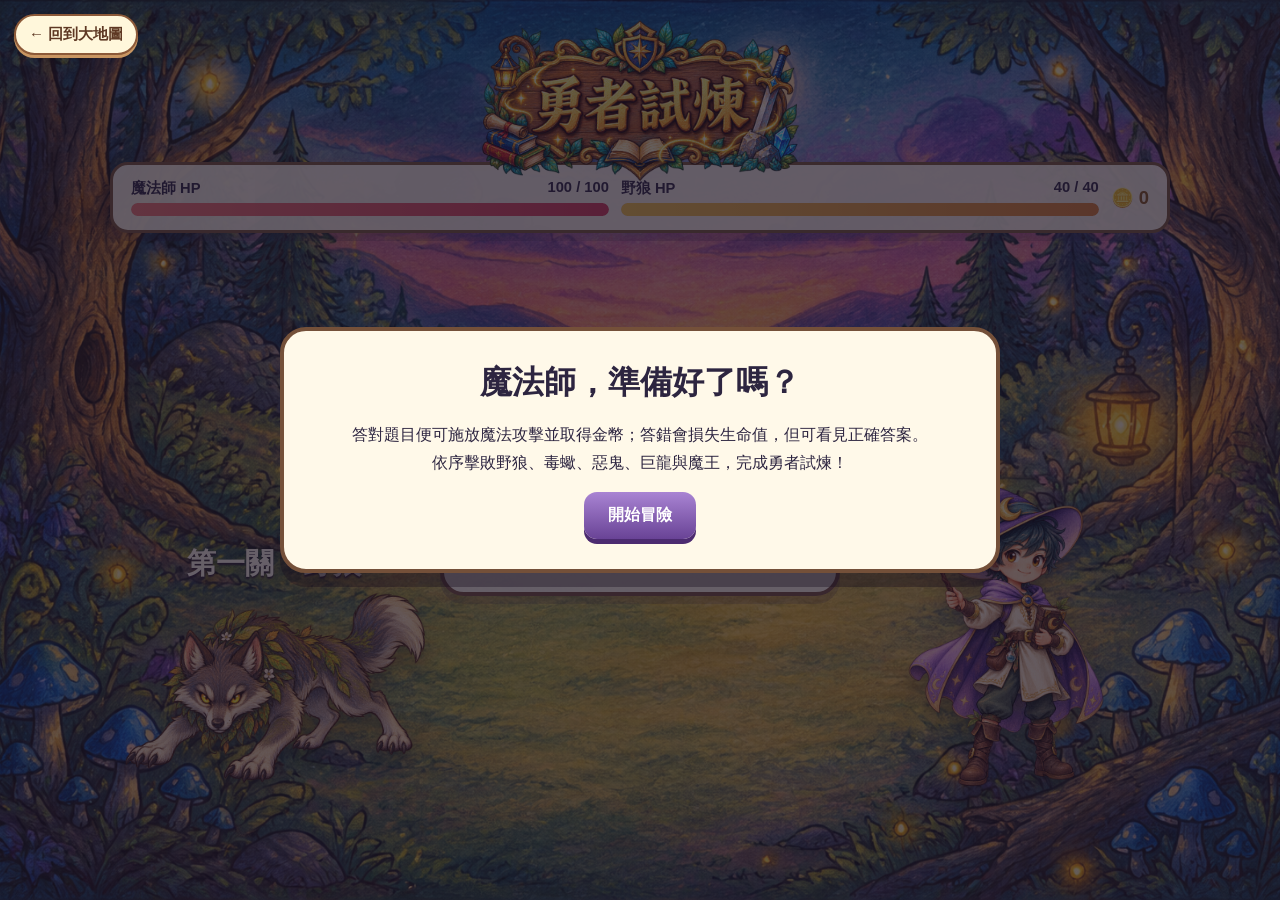
<file: index.html>
<!doctype html>
<html lang="zh-Hant">
<head>
  <meta charset="utf-8" />
  <meta name="viewport" content="width=device-width, initial-scale=1" />
  <title>勇者試煉｜AI 題庫 RPG</title>
  <style>
    :root{--ink:#2d2540;--paper:#fff9e9;--gold:#f3b631;--violet:#7854a9;--mint:#5fba92;--danger:#df5c65;--shadow:0 8px 0 rgba(46,32,64,.2)}
    *{box-sizing:border-box} body{margin:0;min-height:100vh;font-family:"Noto Sans TC","Microsoft JhengHei",sans-serif;color:var(--ink);background:#193d38 url('assets/backgrounds/forest-battle.png') center/cover fixed;overflow-x:hidden}
    button{font:inherit;cursor:pointer;border:0}.game{width:min(1060px,94vw);margin:auto;padding:12px 0 32px}.title{display:block;width:min(620px,88vw);max-height:180px;object-fit:contain;margin:0 auto -30px;position:relative;z-index:3}.hud{position:relative;z-index:2;display:flex;gap:12px;justify-content:space-between;background:rgba(255,249,233,.94);border:3px solid #7b5737;border-radius:18px;padding:14px 18px;box-shadow:var(--shadow)}
    .stat{min-width:0;flex:1;font-weight:800}.stat-line{display:flex;justify-content:space-between;gap:8px;font-size:.92rem}.bar{height:13px;background:#ddd2bd;border-radius:999px;overflow:hidden;margin-top:5px}.fill{height:100%;border-radius:inherit;transition:width .35s}.hp{background:linear-gradient(90deg,#f37770,#d83957)}.enemyhp{background:linear-gradient(90deg,#f6c447,#db7d31)}.coin{display:flex;align-items:center;justify-content:center;color:#86541c;font-size:1.15rem}.coin b{margin-left:5px}
    .stage{display:grid;grid-template-columns:1fr minmax(300px,1.3fr) 1fr;align-items:end;gap:12px;min-height:570px;padding:35px 10px 10px}.sprite{width:100%;max-height:310px;object-fit:contain;filter:drop-shadow(0 12px 7px rgba(20,30,25,.35))}.player{animation:float 2.7s ease-in-out infinite}.enemy{animation:float 2.3s ease-in-out .2s infinite}.enemybox{text-align:center;color:#fff9e9;text-shadow:0 2px 2px #291a2c}.enemybox h2{margin:0;font-size:clamp(1.25rem,3vw,1.8rem)}
    .card{align-self:center;background:rgba(255,250,238,.96);border:4px solid #76513c;border-radius:24px;padding:22px;box-shadow:var(--shadow);text-align:center}.tag{display:inline-block;background:#dcebd9;color:#2d654d;padding:4px 12px;border-radius:99px;font-weight:bold;font-size:.84rem}.question{font-size:clamp(1.04rem,2.3vw,1.28rem);font-weight:800;line-height:1.65;margin:14px 0}.choices{display:grid;gap:9px}.choice{background:#fff;border:2px solid #d5c5ad;border-radius:13px;padding:11px 13px;text-align:left;color:var(--ink);font-weight:700;transition:.18s}.choice:hover,.choice:focus{transform:translateY(-2px);background:#fff3c9;border-color:var(--gold);outline:none}.choice:disabled{cursor:default}.choice.correct{background:#d9f3de;border-color:#4fa66b}.choice.wrong{background:#ffe0dd;border-color:#d85b5d}.feedback{min-height:26px;margin:12px 0 0;font-weight:800;color:#7b4a32}.feedback.good{color:#24734c}.feedback.bad{color:#b83e45}.next{margin-top:12px;background:var(--violet);color:#fff;padding:11px 20px;border-radius:12px;font-weight:bold;box-shadow:0 4px 0 #4b316f}.hidden{display:none!important}
    .modal{position:fixed;inset:0;z-index:10;background:rgba(27,20,41,.67);display:grid;place-items:center;padding:18px}.panel{background:var(--paper);background-size:cover;background-position:center;border:4px solid #745039;border-radius:26px;width:min(720px,96vw);padding:30px;text-align:center;box-shadow:0 14px 0 rgba(20,12,28,.35)}.panel h1{margin:0 0 10px}.panel p{line-height:1.7}.primary{background:linear-gradient(#a984d3,#694396);color:#fff;padding:13px 24px;border-radius:13px;font-weight:800;box-shadow:0 5px 0 #4c2b70}.shop{background-image:linear-gradient(rgba(255,249,233,.82),rgba(255,249,233,.88)),url('assets/backgrounds/shop.png')}.shop-grid{display:grid;grid-template-columns:repeat(3,1fr);gap:12px;margin:16px 0}.item{background:rgba(255,255,255,.9);border:2px solid #a8794e;border-radius:15px;padding:10px}.item img{height:76px;width:100%;object-fit:contain}.item h3{margin:2px 0;font-size:1rem}.buy{background:#efbd40;color:#49331b;padding:8px 10px;border-radius:9px;font-weight:800}.buy:disabled{filter:grayscale(1);opacity:.55;cursor:not-allowed}.small{font-size:.88rem}.summary{font-size:1.1rem;font-weight:800;background:#fff4d6;padding:10px;border-radius:12px}
    @keyframes float{50%{transform:translateY(-10px) rotate(1deg)}} @media(max-width:700px){.game{width:96vw}.title{margin-bottom:-18px}.hud{padding:10px;font-size:.88rem;gap:7px}.stage{grid-template-columns:1fr 1fr;grid-template-areas:'enemy player' 'card card';min-height:auto;padding-top:28px}.enemybox{grid-area:enemy}.playerbox{grid-area:player}.card{grid-area:card}.sprite{max-height:190px}.question{margin:10px 0}.card{padding:16px}.shop-grid{grid-template-columns:1fr}.item{display:grid;grid-template-columns:85px 1fr;align-items:center;text-align:left}.item img{grid-row:span 3}.item h3,.item p{margin:2px 0}.buy{grid-column:2}}
  </style>
  <style>.map-back{position:fixed;z-index:20;top:14px;left:14px;border:2px solid #8c5938;border-radius:999px;padding:9px 13px;background:#fff7db;color:#5e3823;font:700 15px "Microsoft JhengHei",sans-serif;text-decoration:none;box-shadow:0 3px 0 #c99662}.map-back:hover{transform:translateY(-1px)}</style>
</head>
<body>
<a class="map-back" href="大冒險地圖/index.html">← 回到大地圖</a>
<main class="game">
  <img class="title" src="assets/title.png" alt="勇者試煉" />
  <section class="hud"><div class="stat"><div class="stat-line"><span>魔法師 HP</span><b id="hpText">100 / 100</b></div><div class="bar"><div id="hpBar" class="fill hp" style="width:100%"></div></div></div><div class="stat"><div class="stat-line"><span id="monsterName">野狼 HP</span><b id="monsterHpText">40 / 40</b></div><div class="bar"><div id="monsterBar" class="fill enemyhp" style="width:100%"></div></div></div><div class="coin">🪙 <b id="coins">0</b></div></section>
  <section class="stage"><div class="enemybox"><h2 id="enemyLabel">第一關・野狼</h2><img id="enemySprite" class="sprite enemy" src="assets/characters/wolf.png" alt="野狼" /></div><div id="quizCard" class="card"><span id="progress" class="tag">第 1 / 4 題</span><div id="question" class="question"></div><div id="choices" class="choices"></div><div id="feedback" class="feedback"></div><button id="nextBtn" class="next hidden">下一題</button></div><div class="playerbox"><img class="sprite player" src="assets/characters/wizard-reference.png" alt="可愛魔法師" /></div></section>
</main>
<div id="intro" class="modal"><div class="panel"><h1>魔法師，準備好了嗎？</h1><p>答對題目便可施放魔法攻擊並取得金幣；答錯會損失生命值，但可看見正確答案。<br>依序擊敗野狼、毒蠍、惡鬼、巨龍與魔王，完成勇者試煉！</p><button id="startBtn" class="primary">開始冒險</button></div></div>
<div id="shopModal" class="modal hidden"><div class="panel shop"><h1>關卡商店</h1><p>運用金幣，為下一場戰鬥做好準備。</p><div class="shop-grid"><article class="item"><img src="assets/items/healing-potion.png" alt="回血藥水"><h3>回血藥水</h3><p class="small">回復 35 HP・20 金</p><button class="buy" data-item="heal">購買</button></article><article class="item"><img src="assets/items/attack-crystal.png" alt="攻擊水晶"><h3>攻擊水晶</h3><p class="small">本關攻擊 +8・30 金</p><button class="buy" data-item="attack">購買</button></article><article class="item"><img src="assets/items/revival-charm.png" alt="復活符"><h3>復活符</h3><p class="small">倒下時復活一次・45 金</p><button class="buy" data-item="revive">購買</button></article></div><button id="continueBtn" class="primary">前往下一關</button></div></div>
<div id="endModal" class="modal hidden"><div class="panel"><h1 id="endTitle"></h1><p id="endText"></p><div id="endScore" class="summary"></div><br><button id="restartBtn" class="primary">重新挑戰</button></div></div>
<script>
const questions=[
['政府想分析社群文字與影片，了解民眾對議題的看法；最合適的技術組合是？','語音辨識＋影像生成','文字探勘＋語音合成','自然語言處理＋電腦視覺','推薦系統'],
['智慧工廠要依不同任務選擇合適學習法，下列何者正確？','監督式學習適合有標記的瑕疵分類','非監督式學習無法發現群集','強化學習只能用於影像','非監督式學習可直接精準判定標籤'],
['電商用大量商品圖片自動判斷是否有瑕疵，最核心的 AI 技術是？','自然語言處理','電腦視覺','異常偵測','診斷分析'],
['智慧交通系統即時分析大量資料並自動調整號誌，最核心能力為何？','僅分析新聞情緒','快速處理大數據並即時辨識模式','用 GAN 模擬路況','依個人喜好推薦商品'],
['AI 審核履歷已通過準確性測試，仍須兼顧公平與申訴；最適當作法是？','不公開任何資訊','只提高準確率','進行偏差影響評估並建立申訴機制','忽略申訴以節省成本'],
['國際 AI 管理系統標準常見的可信任 AI 特性中，下列何者不屬於核心面向？','安全','公平','效率','可靠'],
['生成式 AI 新聞摘要的訓練資料，最應注意什麼？','資料來源多元並經內容與偏見檢視','完全不使用國外資料','只使用公司自家新聞','只輸入固定格式'],
['保險 AI 系統在重大權益決定前，透明性最不需要提供什麼？','模型架構與訓練資料細節全面公開','服務範圍與限制','人工覆核或申訴管道','所有決定皆可人工覆核'],
['醫院 AI 發生難以理解判斷、特定族群誤診率較高、病歷誤入訓練集，依序違反？','透明性、公平性、隱私性','隱私性、安全性、公平性','公平性、透明性、問責性','問責性、公平性、隱私性'],
['智慧農業有 5 萬感測器即時資料及多種資料來源，最主要的大數據特性組合是？','Volume 與 Velocity','Variety 與 Veracity','Velocity 與 Value','Volume 與 Value'],
['信用風險模型中把職業類別當輸入特徵，最主要的倫理風險是？','資料格式不一致','特徵缺失','可能加劇特定族群偏見','模型會更有效率'],
['ERP 訂單、感測器數值、維修報告 PDF 文字，依序屬於？','非結構化、半結構化、非結構化','結構化、半結構化、非結構化','結構化、非結構化、半結構化','全是結構化'],
['職業欄位有工程師、教師、業務、自由業；何種編碼最可能造成模型誤解職業有大小順序？','One-Hot Encoding','Binary Encoding','Target Encoding','Label Encoding'],
['以 5-fold 交叉驗證訓練電力需求預測模型，主要限制是？','一定不能用於三年以上資料','可能混入未來時間點資料造成洩漏','資料切分過少只可用 10-fold','只適用影像問題'],
['以年齡、體重、血糖等特徵訓練時，哪個模型對尺度最不敏感、通常可不標準化？','線性迴歸','支援向量機','K 近鄰','決策樹'],
['從設備感測資料即時找出與正常狀況顯著不同的訊號並預警，是？','客群分群','需求預測','KPI 儀表板','異常偵測'],
['提供去識別的叫車資料給研究機構，保留叫車時間與上車地點；最符合去識別要求的作法？','只移除姓名','用 MD5 雜湊且保留可查對照表','彙總成每區每小時趟次統計','以假名取代原姓名並保留完整資料'],
['感測器時間序列有 5% 缺值，確認為訊號遺失且非設備異常；最合適補值方式？','全部補為 0','以前後時間點加權平均補值','填入整體平均','刪除所有含缺值時間點'],
['異常偵測模型漏掉 10 個真實異常；最需要優先關注的指標？','召回率 Recall','精確率 Precision','準確率 Accuracy','F1 分數'],
['跨國傳輸敏感資料進行模型訓練，在不顯著影響即時傳輸效率下，何者最能降低風險？','提高影像解析度','傳輸中加密並確認資料來源','分散到更多未加密節點','採用紙本傳遞']
].map(([q,a,b,c,d],i)=>({q,options:[a,b,c,d],answer:[2,0,1,1,2,2,0,0,0,0,2,1,3,1,3,3,2,1,0,1][i]}));
const monsters=[{name:'野狼',img:'wolf.png',hp:40,hit:14,reward:12},{name:'毒蠍',img:'scorpion.png',hp:48,hit:17,reward:15},{name:'惡鬼',img:'oni.png',hp:58,hit:20,reward:18},{name:'巨龍',img:'dragon.png',hp:68,hit:23,reward:22},{name:'魔王',img:'demon-king.png',hp:78,hit:27,reward:30}];
let state;
const $=s=>document.querySelector(s); function shuffle(a){return [...a].sort(()=>Math.random()-.5)}
function reset(){state={stage:0,index:0,hp:100,coins:0,damage:20,revive:false,correct:0,answered:false,deck:shuffle(questions)}; $('#intro').classList.add('hidden'); $('#endModal').classList.add('hidden'); loadStage();}
function loadStage(){let m=monsters[state.stage];state.monsterHp=m.hp;state.index=0;state.attackBonus=0;$('#monsterName').textContent=m.name+' HP';$('#enemyLabel').textContent=`第 ${state.stage+1} 關・${m.name}`;$('#enemySprite').src='assets/characters/'+m.img;$('#enemySprite').alt=m.name;$('#quizCard').classList.remove('hidden');render();}
function update(){let m=monsters[state.stage];$('#hpText').textContent=`${state.hp} / 100`;$('#hpBar').style.width=state.hp+'%';$('#monsterHpText').textContent=`${Math.max(0,state.monsterHp)} / ${m.hp}`;$('#monsterBar').style.width=Math.max(0,state.monsterHp/m.hp*100)+'%';$('#coins').textContent=state.coins}
function render(){let q=state.deck[state.stage*4+state.index];state.answered=false;$('#progress').textContent=`第 ${state.index+1} / 4 題`;$('#question').textContent=q.q;let opts=shuffle(q.options.map((x,i)=>({x,i})));$('#choices').innerHTML=opts.map(o=>`<button class="choice" data-i="${o.i}">${'ABCD'[o.i]}. ${o.x}</button>`).join('');$('#feedback').textContent='';$('#feedback').className='feedback';$('#nextBtn').classList.add('hidden');document.querySelectorAll('.choice').forEach(b=>b.onclick=()=>answer(+b.dataset.i));update();}
function answer(i){if(state.answered)return;state.answered=true;let q=state.deck[state.stage*4+state.index],m=monsters[state.stage],buttons=document.querySelectorAll('.choice');buttons.forEach(b=>{b.disabled=true;if(+b.dataset.i===q.answer)b.classList.add('correct')});if(i===q.answer){let dmg=state.damage+state.attackBonus;state.monsterHp-=dmg;state.coins+=m.reward;state.correct++;$('#feedback').textContent=`答對！魔法命中，造成 ${dmg} 點傷害，獲得 ${m.reward} 金幣。`;$('#feedback').classList.add('good')}else{buttons.forEach(b=>{if(+b.dataset.i===i)b.classList.add('wrong')});state.hp-=m.hit;$('#feedback').textContent=`答錯！正確答案是：${q.options[q.answer]}。你受到 ${m.hit} 點傷害。`;$('#feedback').classList.add('bad');if(state.hp<=0){if(state.revive){state.revive=false;state.hp=45;$('#feedback').textContent+=' 復活符發光了！你以 45 HP 重返戰場。'}else{return setTimeout(()=>finish(false),600)}}}update();$('#nextBtn').classList.remove('hidden')}
$('#nextBtn').onclick=()=>{if(state.monsterHp<=0){update();$('#quizCard').classList.add('hidden');if(state.stage===4)finish(true);else $('#shopModal').classList.remove('hidden')}else if(state.index===3){state.index=0;render()}else{state.index++;render()}};
document.querySelectorAll('.buy').forEach(btn=>btn.onclick=()=>{let kind=btn.dataset.item,cost={heal:20,attack:30,revive:45}[kind];if(state.coins<cost)return;if(kind==='heal'){if(state.hp===100)return;state.hp=Math.min(100,state.hp+35)}if(kind==='attack')state.attackBonus+=8;if(kind==='revive')state.revive=true;state.coins-=cost;btn.disabled=true;update()});
$('#continueBtn').onclick=()=>{$('#shopModal').classList.add('hidden');state.stage++;loadStage()};
function finish(win){if(win)localStorage.setItem('cert_warrior','true');$('#endTitle').textContent=win?'🏆 勇者試煉完成！':'挑戰暫時失敗';$('#endText').textContent=win?'你以知識與勇氣打敗了魔王！':'魔法師倒下了，但每一次練習都會更強。';$('#endScore').textContent=`答對 ${state.correct} / 20 題・金幣 ${state.coins}・剩餘 HP ${Math.max(0,state.hp)}`;$('#endModal').classList.remove('hidden')}
$('#startBtn').onclick=reset;$('#restartBtn').onclick=reset;
</script></body></html>
</file>
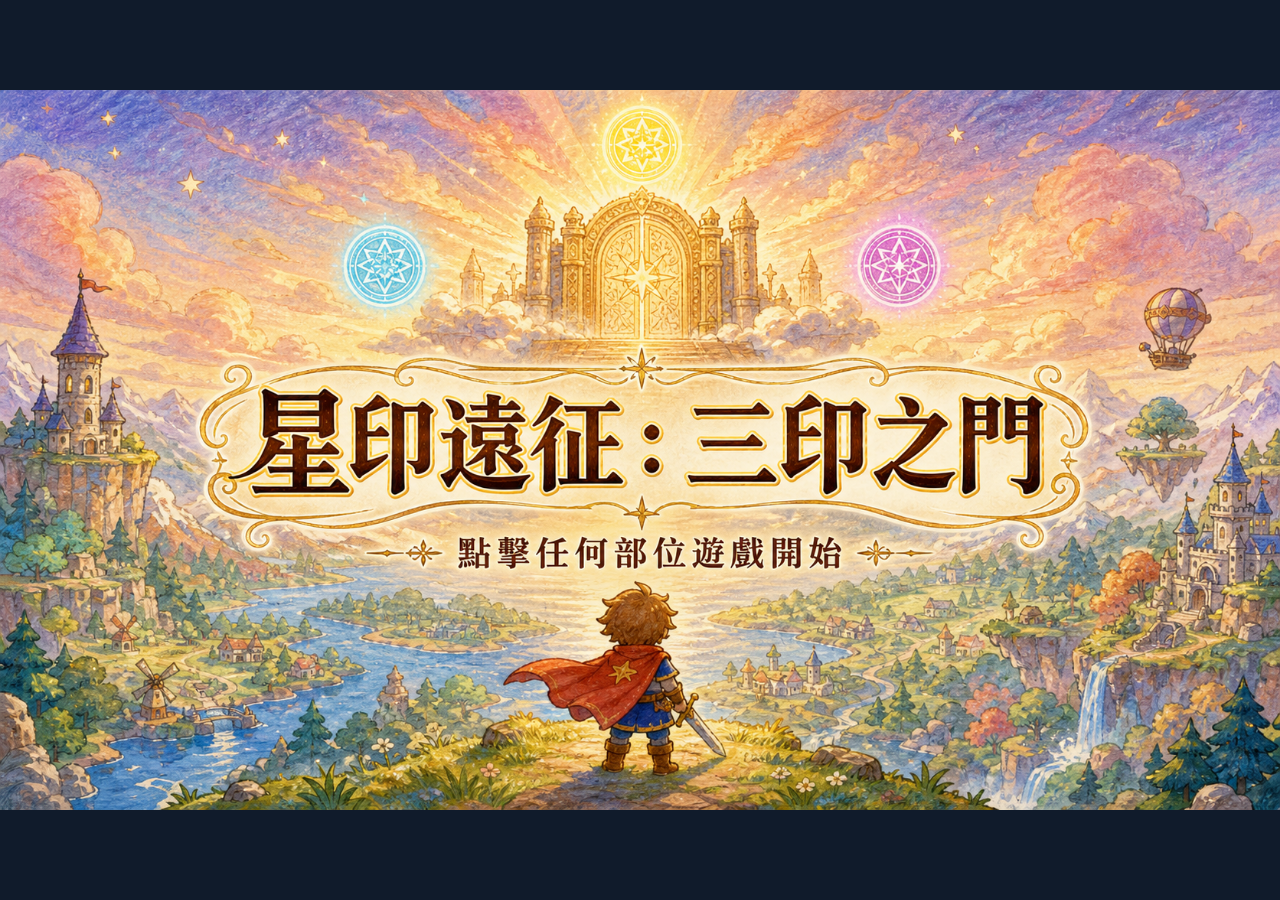
<file: 大冒險地圖/index.html>
<!doctype html>
<html lang="zh-Hant"><head><meta charset="utf-8"><meta name="viewport" content="width=device-width, initial-scale=1"><title>星印遠征：三印之門</title>
<style>
:root{--ink:#24334a;--red:#d95a5a}*{box-sizing:border-box}body{margin:0;min-height:100vh;font-family:"Microsoft JhengHei",system-ui,sans-serif;background:#182c43;color:var(--ink)}.map-page{min-height:100vh;display:grid;place-items:center;padding:16px}.map-frame{position:relative;width:min(100%,calc(177.77vh - 57px));aspect-ratio:16/9;max-width:1920px;max-height:calc(100vh - 32px);overflow:hidden;border-radius:18px;box-shadow:0 12px 36px #0008;background:#233a4e}.map-bg{display:block;width:100%;height:100%;max-width:100%;max-height:100%;object-fit:contain}.info{position:absolute;z-index:4;top:2.1%;right:1.5%;display:flex;align-items:center;gap:.55em;border:2px solid #896032;border-radius:999px;padding:.42em .65em .42em .85em;background:#fff8dbe8;color:#59401f;font-weight:bold;box-shadow:0 3px 0 #a87e46;font-size:clamp(11px,1.15vw,17px)}.clear{border:0;border-radius:999px;padding:.45em .7em;background:#e8a64c;color:#fff;font:inherit;font-weight:bold;cursor:pointer}.clear:hover{filter:brightness(1.08)}.hotspot{position:absolute;z-index:2;border:0;border-radius:9px;cursor:pointer;background:#fff0;transition:background .18s,box-shadow .18s;outline:none}.hotspot:hover,.hotspot:focus-visible{background:#fff5;box-shadow:0 0 0 3px #fff9,0 0 18px 7px #ffd45b99}.hotspot.done:after{content:"✓";position:absolute;right:4%;top:-28%;display:grid;place-items:center;width:28%;aspect-ratio:1;border-radius:50%;background:#3da75c;color:#fff;border:2px solid #e8ffdf;box-shadow:0 2px 0 #20743d;font-weight:900;font-size:clamp(14px,2vw,30px);transform:rotate(10deg)}.dynasty{left:13.8%;top:36.9%;width:16%;height:9.4%}.idiom{left:70.5%;top:38.5%;width:16.3%;height:9.5%}.gate-hotspot{left:41.7%;top:66.1%;width:16.8%;height:10.3%}.warrior{left:65.2%;top:84.5%;width:17.5%;height:10%}.cover{position:fixed;z-index:30;inset:0;display:grid;place-items:center;background:#101b2b;cursor:pointer;transition:opacity .75s ease,visibility .75s ease}.cover.hide{opacity:0;visibility:hidden;pointer-events:none}.cover img{display:block;width:100%;height:100%;object-fit:contain;max-width:100%;max-height:100vh}.modal{position:fixed;inset:0;z-index:20;padding:20px;display:grid;place-items:center;background:#17233db8;opacity:0;pointer-events:none;transition:.2s}.modal.open{opacity:1;pointer-events:auto}.dialog{width:min(760px,100%);max-height:92vh;overflow:auto;position:relative;padding:28px;background:#fffaf0;border:5px solid #e0ae5d;border-radius:24px;box-shadow:0 15px 42px #0006}.close{position:absolute;right:13px;top:10px;border:0;background:none;font-size:1.8rem;cursor:pointer;color:#77522d}.dialog h2{text-align:center;margin:0 34px 8px;font-size:1.65rem}.dialog>p{text-align:center;margin:0 0 21px}.slots{display:grid;gap:12px;margin-bottom:24px}.slot{min-height:84px;border:3px dashed #b19061;border-radius:14px;display:flex;align-items:center;gap:17px;padding:10px 17px;background:#f4ead6;transition:.18s}.slot.over{border-color:#477fc5;background:#e5f2ff}.slot.correct{border-style:solid;border-color:#2a9c56;background:#dff7e5}.slot.wrong{animation:shake .35s;border-color:var(--red);background:#ffe3e3}.slot-label{min-width:4em;font-weight:bold;color:#76552d}.slot-empty{color:#9c8568;font-size:.93rem}.backpack{border-top:2px solid #ead4aa;padding-top:17px}.backpack h3{margin:0 0 10px}.bag{display:flex;gap:12px;flex-wrap:wrap;min-height:78px}.badge{display:inline-flex;align-items:center;gap:7px;border:2px solid #d59838;border-radius:12px;padding:10px 13px;color:#714819;background:#fff0bd;font-weight:bold;cursor:grab;user-select:none;touch-action:none;box-shadow:0 3px 0 #d6a44d}.badge:active{cursor:grabbing}.badge.used{display:none}.badge.dragging{position:fixed;z-index:40;pointer-events:none;opacity:.9;transform:rotate(5deg)}.empty{color:#917e65}.complete{text-align:center;padding:14px 5px}.complete .trophy{font-size:4.5rem;margin:8px}.again{font:inherit;font-weight:bold;border:0;border-radius:12px;padding:12px 20px;background:#e6923d;color:white;cursor:pointer;font-size:1.08rem}@keyframes shake{25%{transform:translateX(-8px)}75%{transform:translateX(8px)}}@media(max-width:650px){.map-page{padding:8px}.map-frame{width:min(100%,calc(177.77vh - 29px));border-radius:9px}.info{font-size:10px;padding:.38em .45em .38em .65em;gap:.3em}.clear{padding:.38em .5em}.hotspot.done:after{border-width:1px}.dialog{padding:26px 17px}.slot{padding:9px 11px;gap:9px}}
</style><style>.ending-modal{position:fixed;z-index:28;inset:0;display:grid;place-items:center;padding:16px;background:#0b1425e8;opacity:0;pointer-events:none;transition:opacity .35s}.ending-modal.open{opacity:1;pointer-events:auto}.ending-scene{position:relative;width:min(100%,calc(177.77vh - 57px));aspect-ratio:16/9;overflow:hidden;border-radius:16px;box-shadow:0 15px 45px #000b;background:#14233b}.ending-scene img{display:block;width:100%;height:100%;object-fit:contain}.ending-copy{position:absolute;inset:auto 0 0;padding:6% 8% 5%;text-align:center;color:#fff;background:linear-gradient(transparent,#101a2bdd);text-shadow:0 2px 4px #000;font-size:clamp(1rem,2.2vw,1.65rem);font-weight:bold;letter-spacing:.08em}.ending-next{margin-top:1em;border:2px solid #fff7c0;border-radius:999px;padding:.55em 1.25em;background:#c67b39;color:#fff;font:inherit;font-weight:bold;cursor:pointer;box-shadow:0 3px 0 #70401f}.ending-step{position:absolute;top:3%;left:4%;padding:.35em .75em;border-radius:999px;background:#17233db8;color:#fff;font-size:clamp(.7rem,1.2vw,1rem)}@media(max-width:650px){.ending-scene{width:min(100%,calc(177.77vh - 29px));border-radius:9px}.ending-copy{padding:8% 5% 5%;font-size:.9rem}.ending-next{margin-top:.7em}}</style></head><body>
<main class="map-page" aria-label="大冒險地圖"><section class="map-frame"><img class="map-bg" src="map-bg.png" alt="童話繪本風格的大冒險地圖，包含時光卷軸庭、墨語書院、三印星門與勇者試煉城。"><div class="info">持有 <b id="count">0</b> / 3 <button class="clear" id="clearProgress">🔄 清除進度</button></div><a class="hotspot dynasty" data-cert="cert_dynasty" href="../示範1_朝代配對/index.html" aria-label="前往時光卷軸庭：朝代配對"></a><a class="hotspot idiom" data-cert="cert_idiom" href="../示範2_成語填字/index.html" aria-label="前往墨語書院：成語填字"></a><button class="hotspot gate-hotspot" id="gateBtn" aria-label="開啟三印星門"></button><a class="hotspot warrior" data-cert="cert_warrior" href="../index.html" aria-label="前往勇者試煉城：打怪 RPG"></a></section></main>
<div class="cover" id="coverScreen" aria-label="遊戲封面，點擊開始"><img src="cover.png" alt="星印遠征：三印之門。點擊任何部位遊戲開始。"></div>
<div class="modal" id="gateModal" aria-hidden="true"><section class="dialog" role="dialog" aria-modal="true" aria-labelledby="gateTitle"><button class="close" aria-label="關閉">×</button><h2 id="gateTitle">🔒 通關大門</h2><p>把背包中的憑證拖到正確的凹槽吧！</p><div class="slots" id="slots"></div><section class="backpack"><h3>🎒 背包欄</h3><div id="bag" class="bag"></div></section></section></div>
<div class="ending-modal" id="endingModal" aria-hidden="true"><section class="ending-scene" role="dialog" aria-modal="true" aria-label="冒險結局"><img id="endingImage" src="ending-01.png" alt="冒險結局插圖"><div class="ending-step" id="endingStep">1 / 5</div><div class="ending-copy"><div id="endingCaption"></div><button class="ending-next" id="endingNext">下一頁 ✦</button></div></section></div>
<div class="modal" id="completeModal" aria-hidden="true"><section class="dialog complete" role="dialog" aria-modal="true"><div class="trophy">🏆</div><h2>冒險完成！</h2><p>總冒險時長：<strong id="duration"></strong></p><button class="again" id="againBtn">再次冒險</button></section></div>
<script>
const certificates=[{key:'cert_dynasty',name:'朝代之印',label:'朝代',icon:'🎴'},{key:'cert_idiom',name:'成語之印',label:'成語',icon:'📝'},{key:'cert_warrior',name:'勇者之印',label:'勇者',icon:'⚔️'}],$=s=>document.querySelector(s);let placed=new Set(),touchBadge=null;
function owned(){return certificates.filter(c=>localStorage.getItem(c.key)==='true')}function updateMap(){const has=owned();if(!localStorage.getItem('adventure_start'))localStorage.setItem('adventure_start',Date.now());$('#count').textContent=has.length;document.querySelectorAll('[data-cert]').forEach(el=>el.classList.toggle('done',has.some(c=>c.key===el.dataset.cert)))}function openModal(id){$(id).classList.add('open');$(id).setAttribute('aria-hidden','false')}function closeModal(id){$(id).classList.remove('open');$(id).setAttribute('aria-hidden','true')}
function buildGate(){placed=new Set();const has=owned();$('#slots').innerHTML=certificates.map(c=>`<div class="slot" data-key="${c.key}"><span class="slot-label">${c.label}</span><span class="slot-empty">將「${c.name}」放入這裡</span></div>`).join('');$('#bag').innerHTML=has.length?has.map(c=>`<div class="badge" draggable="true" data-key="${c.key}">${c.icon} ${c.name}</div>`).join(''):'<p class="empty">背包裡還沒有憑證，先去挑戰關卡吧！</p>';bindDrag()}function put(badge,slot){const key=badge.dataset.key;if(slot.dataset.key===key&&!placed.has(key)){placed.add(key);slot.classList.add('correct');slot.innerHTML=`<span class="slot-label">${certificates.find(c=>c.key===key).label}</span><span class="badge" style="cursor:default">${badge.textContent}</span>`;badge.classList.add('used');if(placed.size===3)setTimeout(win,380)}else{slot.classList.add('wrong');badge.animate([{transform:'translateX(-6px)'},{transform:'translateX(6px)'},{transform:'translateX(0)'}],{duration:260});setTimeout(()=>slot.classList.remove('wrong'),380)}}
function bindDrag(){document.querySelectorAll('.badge').forEach(b=>{b.addEventListener('dragstart',e=>e.dataTransfer.setData('text/plain',b.dataset.key));b.addEventListener('pointerdown',e=>{if(e.pointerType==='mouse')return;touchBadge=b;const ghost=b.cloneNode(true);ghost.classList.add('dragging');ghost.id='dragGhost';document.body.append(ghost);moveGhost(e);b.setPointerCapture(e.pointerId)});b.addEventListener('pointermove',e=>{if(touchBadge===b)moveGhost(e)});b.addEventListener('pointerup',e=>{if(touchBadge!==b)return;$('#dragGhost')?.remove();const slot=document.elementFromPoint(e.clientX,e.clientY)?.closest('.slot');if(slot)put(b,slot);touchBadge=null})});document.querySelectorAll('.slot').forEach(s=>{s.addEventListener('dragover',e=>{e.preventDefault();s.classList.add('over')});s.addEventListener('dragleave',()=>s.classList.remove('over'));s.addEventListener('drop',e=>{e.preventDefault();s.classList.remove('over');const b=document.querySelector(`.badge[data-key="${e.dataTransfer.getData('text/plain')}"]`);if(b)put(b,s)})})}function moveGhost(e){const g=$('#dragGhost');if(g){g.style.left=`${e.clientX+10}px`;g.style.top=`${e.clientY+10}px`}}
const endingSlides=[['ending-01.png','三印歸位，星門甦醒。'],['ending-02.png','知識，為勇氣指路。'],['ending-03.png','黑霧未散，心光未熄。'],['ending-04.png','每一次學會，都能照亮遠方。'],['ending-05.png','新的故事，正等你翻頁。']];let endingIndex=0;function showEnding(){const slide=endingSlides[endingIndex];$('#endingImage').src=slide[0];$('#endingImage').alt=`結局第 ${endingIndex+1} 幕：${slide[1]}`;$('#endingCaption').textContent=slide[1];$('#endingStep').textContent=`${endingIndex+1} / ${endingSlides.length}`;$('#endingNext').textContent=endingIndex===endingSlides.length-1?'查看冒險成果 ✦':'下一頁 ✦'}function playEnding(){endingIndex=0;showEnding();openModal('#endingModal')}function nextEnding(){if(endingIndex<endingSlides.length-1){endingIndex++;showEnding()}else{closeModal('#endingModal');openModal('#completeModal')}}function win(){closeModal('#gateModal');const start=Number(localStorage.getItem('adventure_start'))||Date.now(),seconds=Math.max(0,Math.floor((Date.now()-start)/1000));$('#duration').textContent=`${String(Math.floor(seconds/60)).padStart(2,'0')} 分 ${String(seconds%60).padStart(2,'0')} 秒`;playEnding()}function clearProgress(){certificates.forEach(c=>localStorage.removeItem(c.key));localStorage.removeItem('adventure_start');closeModal('#gateModal');updateMap()}function restartAdventure(){localStorage.clear();sessionStorage.clear();location.reload()}
$('#gateBtn').onclick=()=>{buildGate();openModal('#gateModal')};$('#clearProgress').onclick=()=>{if(confirm('確定要清除本次冒險的 3 個憑證與計時嗎？'))clearProgress()};$('#againBtn').onclick=restartAdventure;$('#endingNext').onclick=nextEnding;$('.close').onclick=()=>closeModal('#gateModal');document.querySelectorAll('.modal').forEach(m=>m.addEventListener('click',e=>{if(e.target===m&&m.id==='gateModal')closeModal('#gateModal')}));const cover=$('#coverScreen');if(sessionStorage.getItem('adventure_cover_seen')==='true')cover.classList.add('hide');cover.addEventListener('click',()=>{sessionStorage.setItem('adventure_cover_seen','true');cover.classList.add('hide')});updateMap();
</script></body></html>
</file>
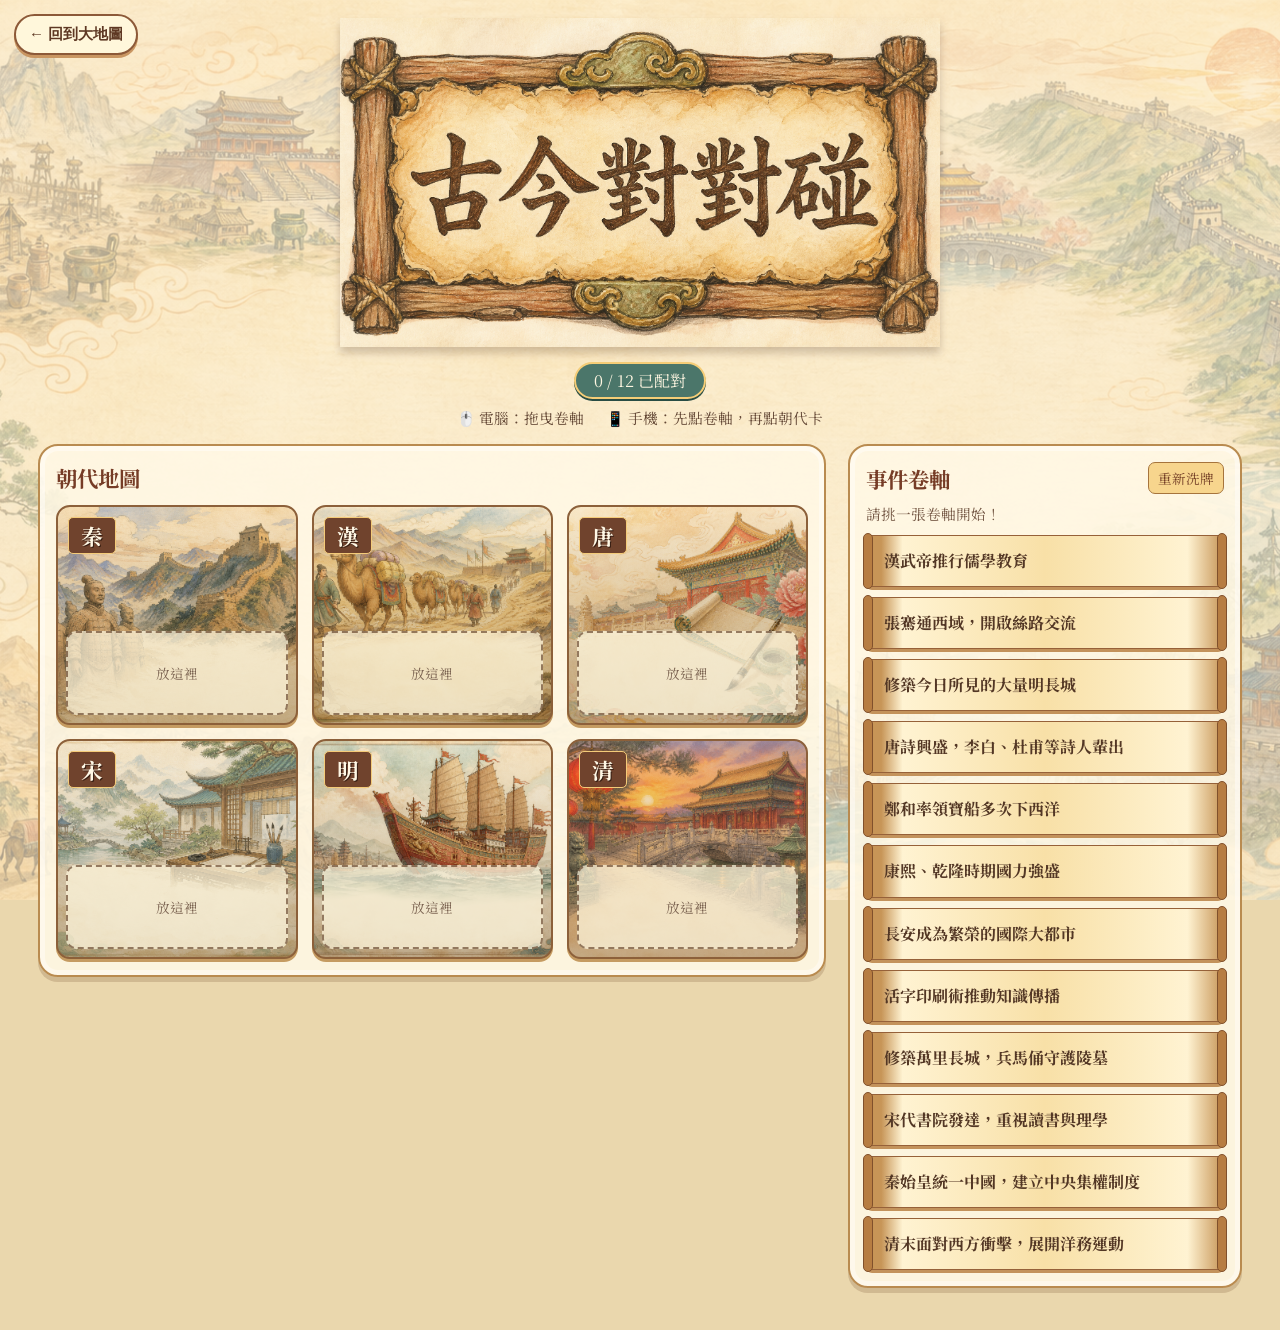
<file: 示範1_朝代配對/index.html>
<!doctype html>
<html lang="zh-Hant">
<head>
  <meta charset="utf-8">
  <meta name="viewport" content="width=device-width, initial-scale=1">
  <title>古今對對碰｜朝代配對</title>
  <link rel="stylesheet" href="style.css">
  <style>.map-back{position:fixed;z-index:20;top:14px;left:14px;border:2px solid #8c5938;border-radius:999px;padding:9px 13px;background:#fff7db;color:#5e3823;font:700 15px "Microsoft JhengHei",sans-serif;text-decoration:none;box-shadow:0 3px 0 #c99662}.map-back:hover{transform:translateY(-1px)}</style>
</head>
<body>
  <a class="map-back" href="../大冒險地圖/index.html">← 回到大地圖</a>
  <main class="game-shell">
    <header class="hero">
      <img class="title-sign" src="assets/images/title.png" alt="古今對對碰">
      <p>把右方的歷史事件卷軸，拖曳到正確的朝代吧！</p>
      <div class="progress" aria-live="polite"><span id="score">0</span> / 12 已配對</div>
    </header>

    <section class="instructions" aria-label="操作說明">
      <span>🖱️ 電腦：拖曳卷軸</span><span>📱 手機：先點卷軸，再點朝代卡</span>
    </section>

    <div class="game-layout">
      <section class="dynasty-area" aria-label="朝代卡格">
        <h2>朝代地圖</h2>
        <div id="dynastyGrid" class="dynasty-grid"></div>
      </section>
      <section class="event-area" aria-label="待配對的歷史事件">
        <div class="event-heading"><h2>事件卷軸</h2><button id="restart" type="button">重新洗牌</button></div>
        <p id="selectionTip" class="selection-tip">請挑一張卷軸開始！</p>
        <div id="eventPile" class="event-pile"></div>
      </section>
    </div>
  </main>

  <div id="toast" class="toast" role="status" aria-live="polite"></div>
  <div id="winModal" class="modal" aria-hidden="true">
    <div class="modal-card" role="dialog" aria-modal="true" aria-labelledby="winTitle">
      <div class="seal big-seal">全對！</div>
      <h2 id="winTitle">恭喜過關！</h2>
      <p>你已完成 12 個朝代事件配對。</p>
      <button id="playAgain" type="button">再玩一次</button>
    </div>
  </div>
  <script src="script.js"></script>
  <script>new MutationObserver(()=>{if(document.getElementById('winModal').classList.contains('open'))localStorage.setItem('cert_dynasty','true')}).observe(document.getElementById('winModal'),{attributes:true,attributeFilter:['class']});</script>
</body>
</html>
</file>
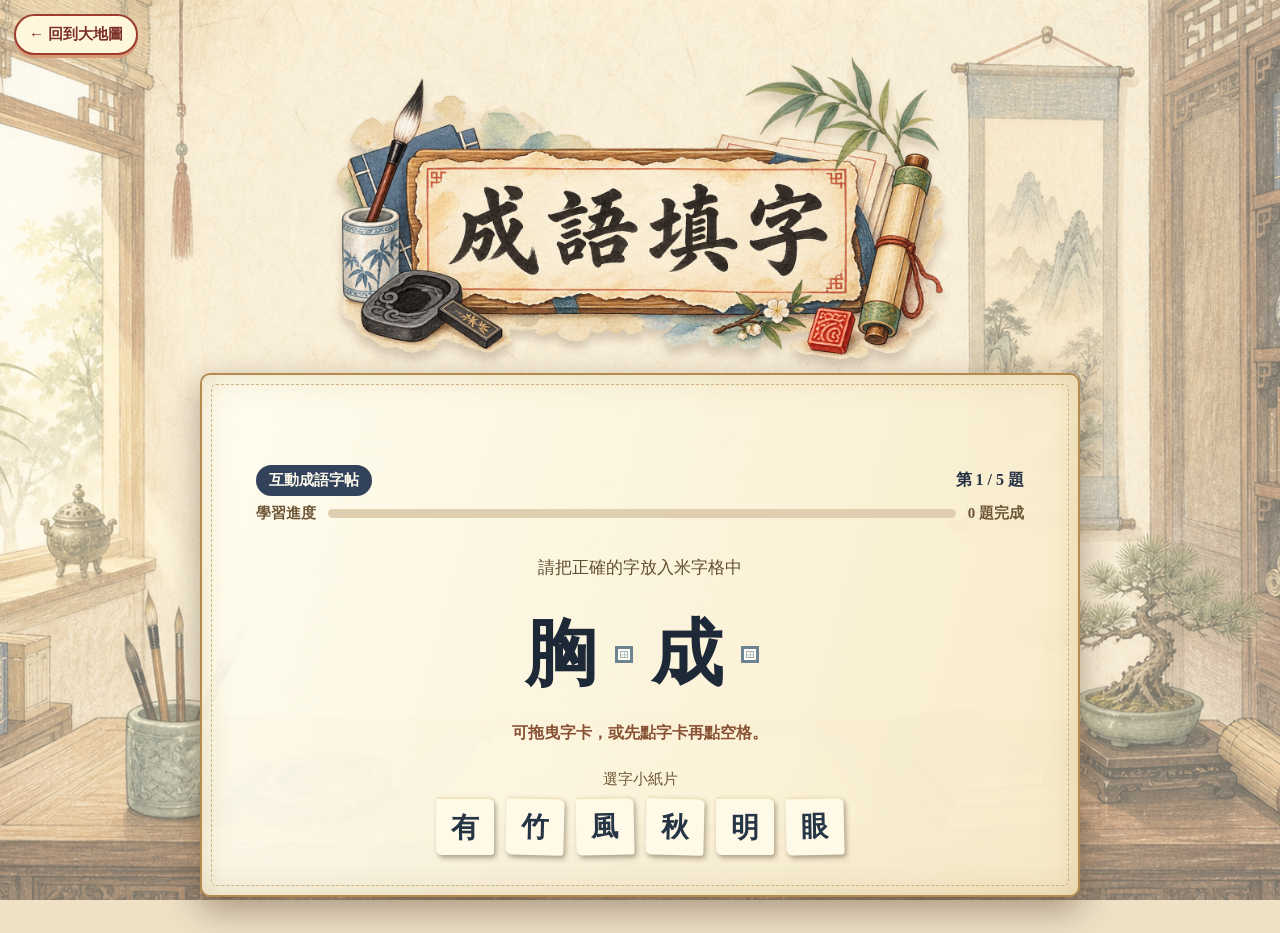
<file: 示範2_成語填字/index.html>
<!doctype html>
<html lang="zh-Hant">
<head>
  <meta charset="utf-8">
  <meta name="viewport" content="width=device-width, initial-scale=1">
  <title>成語填字｜互動字帖</title>
  <style>
    :root { --ink:#253145; --paper:#fff9e9; --red:#ae3029; --gold:#c59b54; }
    * { box-sizing:border-box; }
    body { margin:0; min-height:100dvh; color:var(--ink); font-family:"Noto Serif TC","Microsoft JhengHei",serif; background:#eee1c6 url('assets/images/study-bg.png') center/cover fixed; }
    body::before { content:""; position:fixed; inset:0; background:rgba(255,249,234,.42); pointer-events:none; }
    main { position:relative; z-index:1; width:min(880px,94vw); margin:auto; padding:18px 0 36px; }
    header { text-align:center; }
    .title-art { width:min(620px,96%); display:block; margin:0 auto -58px; position:relative; z-index:2; filter:drop-shadow(0 7px 5px #5a40283d); }
    .game-book { position:relative; padding:90px clamp(18px,5vw,54px) 30px; background:linear-gradient(105deg,rgba(255,253,240,.95),rgba(248,235,201,.97)); border:2px solid #b38b4f; box-shadow:0 12px 35px #49331f72, inset 0 0 32px #b9955650; border-radius:10px; }
    .game-book::after { content:""; position:absolute; inset:9px; border:1px dashed #b69257a0; border-radius:5px; pointer-events:none; }
    .topline,.progress { display:flex; justify-content:space-between; gap:12px; align-items:center; position:relative; z-index:1; font-weight:700; }
    .badge { background:#31425a; color:#fffbed; padding:6px 13px; border-radius:99px; font-size:.92rem; }
    .progress { margin-top:8px; color:#6d5636; font-size:.93rem; }
    .bar { flex:1; height:9px; background:#dfceb0; border-radius:99px; overflow:hidden; }
    .bar span { display:block; height:100%; width:0; background:linear-gradient(90deg,#55756d,#91aa82); transition:.3s; }
    .question { text-align:center; margin:34px 0 10px; color:#624d30; font-size:1.04rem; }
    .idiom { display:flex; justify-content:center; align-items:center; gap:clamp(5px,1.8vw,15px); min-height:130px; font-size:clamp(2.4rem,8vw,4.5rem); color:#1e2938; font-weight:700; }
    .fixed { padding:8px 3px; }
    .slot { width:1.27em; height:1.27em; display:grid; place-items:center; border:3px solid #6c8391; color:#223044; background-color:#fffdf5; cursor:pointer; position:relative; box-shadow:inset 0 0 0 2px #fffdf5, inset 0 0 0 3px #a0b2b3; background-image:linear-gradient(#b9c7c7 1px,transparent 1px),linear-gradient(90deg,#b9c7c7 1px,transparent 1px),linear-gradient(45deg,transparent 49%,#c9d2cf 50%,transparent 51%),linear-gradient(-45deg,transparent 49%,#c9d2cf 50%,transparent 51%); background-size:50% 50%,50% 50%,100% 100%,100% 100%; }
    .slot.over { outline:4px solid #e1b862; transform:scale(1.05); } .slot.locked { border-color:#496e63; cursor:default; }
    .slot.stamped::after { content:"✓"; position:absolute; color:#a92323; border:3px solid #a92323; width:.76em; height:.76em; border-radius:4px; display:grid; place-items:center; font-size:.48em; font-family:sans-serif; font-weight:bold; transform:rotate(-12deg); background:#f4d0bfcc; animation:stamp .38s ease-out; }
    @keyframes stamp { from { transform:scale(2.6) rotate(10deg); opacity:0; } to { transform:scale(1) rotate(-12deg); opacity:1; } }
    .hint { min-height:29px; text-align:center; margin:4px 0 18px; color:#895235; font-weight:bold; } .hint.error { color:#b02b28; }
    .cards-label { text-align:center; font-size:.94rem; color:#6d5636; margin:8px; }
    .cards { display:flex; justify-content:center; flex-wrap:wrap; gap:12px; min-height:68px; position:relative; z-index:1; }
    .card { border:0; min-width:58px; height:58px; padding:0 14px; font:700 1.72rem/1 "KaiTi","DFKai-SB",serif; color:#263545; cursor:grab; background:#fff9e8; border-radius:2px 7px 3px 6px; box-shadow:2px 3px 5px #56432d75; border-top:2px solid #f2e4bd; transition:transform .15s,box-shadow .15s; }
    .card:nth-child(even) { transform:rotate(1.4deg); } .card:nth-child(3n) { transform:rotate(-1.2deg); } .card:hover,.card.selected { outline:3px solid #d9a94f; transform:translateY(-4px) rotate(0); box-shadow:3px 7px 9px #56432d75; } .card.used { visibility:hidden; }
    .next { display:block; margin:20px auto 0; border:0; border-radius:7px; background:#314d51; color:#fffbed; padding:11px 22px; font:700 1.05rem inherit; cursor:pointer; box-shadow:0 3px 0 #1c3030; } .next:hover { background:#466b69; } .next:active { transform:translateY(2px); box-shadow:0 1px 0 #1c3030; }
    .explanation { display:none; position:relative; z-index:2; margin:17px auto 4px; max-width:620px; padding:18px 23px; background:#f4e2b9; border-left:7px solid var(--red); box-shadow:inset 0 0 12px #a878493d; text-align:left; line-height:1.75; } .explanation.show { display:block; } .explanation strong { color:#9c2c27; font-size:1.18rem; }
    .result { display:none; text-align:center; position:relative; z-index:3; padding:16px 0 0; } .result.show { display:block; } .result h2 { color:#9d3029; font-size:1.7rem; margin:8px; } .result .score { font-size:2.4rem; font-weight:bold; color:#344f55; }
    .hidden { display:none!important; }
    @media (max-width:560px) { main { width:96vw; padding-top:8px; } .title-art { margin-bottom:-34px; } .game-book { padding:60px 14px 24px; } .idiom { min-height:100px; } .card { min-width:52px; height:52px; } }
  </style>
  <style>.map-back{position:fixed;z-index:20;top:14px;left:14px;border:2px solid #9b3d31;border-radius:999px;padding:9px 13px;background:#fff7dc;color:#7a2e27;font:700 15px "Microsoft JhengHei",sans-serif;text-decoration:none;box-shadow:0 3px 0 #d89a76}.map-back:hover{transform:translateY(-1px)}</style>
</head>
<body>
<a class="map-back" href="../大冒險地圖/index.html">← 回到大地圖</a>
<main>
  <header><img class="title-art" src="assets/images/title-stationery.png" alt="成語填字：毛筆、硯台、卷軸與紅色印章的手繪標題牌"></header>
  <section class="game-book" aria-live="polite">
    <div id="playArea">
      <div class="topline"><span class="badge">互動成語字帖</span><span id="round">第 1 / 5 題</span></div>
      <div class="progress"><span>學習進度</span><div class="bar"><span id="barFill"></span></div><span id="correctCount">0 題完成</span></div>
      <p class="question">請把正確的字放入米字格中</p>
      <div class="idiom" id="idiom" aria-label="成語填字區"></div>
      <div id="hint" class="hint">可拖曳字卡，或先點字卡再點空格。</div>
      <p class="cards-label">選字小紙片</p><div id="cards" class="cards"></div>
      <div id="explanation" class="explanation"></div>
      <button id="nextBtn" class="next hidden">下一題</button>
    </div>
    <div id="result" class="result"><h2>字帖完成！</h2><p>你完成了 5 題成語填字</p><div class="score" id="score"></div><p id="encourage"></p><button class="next" id="restartBtn">重新開始</button></div>
  </section>
</main>
<script>
const bank=[
 {idiom:'一鳴驚人', blanks:[1,3], meaning:'比喻平時沒有特殊表現，一旦行動就有驚人的成績。'},
 {idiom:'井底之蛙', blanks:[0,2], meaning:'比喻見識淺薄、眼界狹小的人。'},
 {idiom:'畫蛇添足', blanks:[1,3], meaning:'比喻多此一舉，反而壞事。'},
 {idiom:'守株待兔', blanks:[0,2], meaning:'比喻不知變通，妄想不勞而獲。'},
 {idiom:'胸有成竹', blanks:[1,3], meaning:'比喻做事前已有完整的計畫與把握。'},
 {idiom:'水落石出', blanks:[0,2], meaning:'比喻事情真相完全顯露。'},
 {idiom:'自相矛盾', blanks:[1,3], meaning:'比喻言行或想法互相衝突。'},
 {idiom:'刻舟求劍', blanks:[0,2], meaning:'比喻拘泥成法，不知變通。'},
 {idiom:'對牛彈琴', blanks:[1,3], meaning:'比喻對不懂道理的人講道理，白費口舌。'},
 {idiom:'揠苗助長', blanks:[0,2], meaning:'比喻急於求成，反而壞事。'}
];
let questions=[],index=0,score=0,selected=null,filled=0;
const $=id=>document.getElementById(id), shuffle=a=>[...a].sort(()=>Math.random()-.5);
function start(){ questions=shuffle(bank).slice(0,5); index=0; score=0; $('result').classList.remove('show'); $('playArea').classList.remove('hidden'); render(); }
function render(){ const q=questions[index], chars=[...q.idiom]; selected=null; filled=0; $('round').textContent=`第 ${index+1} / 5 題`; $('correctCount').textContent=`${score} 題完成`; $('barFill').style.width=`${index/5*100}%`; $('hint').textContent='可拖曳字卡，或先點字卡再點空格。'; $('hint').className='hint'; $('explanation').className='explanation'; $('nextBtn').classList.add('hidden');
 $('idiom').innerHTML=chars.map((c,i)=>q.blanks.includes(i)?`<button class="slot" data-pos="${i}" aria-label="第 ${i+1} 個字的空格"></button>`:`<span class="fixed">${c}</span>`).join('');
 const choices=shuffle([...q.blanks.map(i=>chars[i]),...pickDistractors(chars,q.blanks)]); $('cards').innerHTML=choices.map(c=>`<button class="card" draggable="true" data-char="${c}" aria-label="字卡 ${c}">${c}</button>`).join('');
 document.querySelectorAll('.card').forEach(card=>{ card.addEventListener('dragstart',e=>e.dataTransfer.setData('text/plain',card.dataset.char)); card.addEventListener('click',()=>selectCard(card)); });
 document.querySelectorAll('.slot').forEach(slot=>{ slot.addEventListener('dragover',e=>{e.preventDefault();slot.classList.add('over')}); slot.addEventListener('dragleave',()=>slot.classList.remove('over')); slot.addEventListener('drop',e=>{e.preventDefault();slot.classList.remove('over');place(e.dataTransfer.getData('text/plain'),slot)}); slot.addEventListener('click',()=>{if(selected) place(selected.dataset.char,slot)}); }); }
function pickDistractors(chars,blanks){ const pool='山海風雨春秋日月天地人心口手足眼耳花草雲星光明暗高遠近大小前後左右'.split('').filter(c=>!chars.includes(c)); return shuffle(pool).slice(0,4); }
function selectCard(card){ if(card.classList.contains('used'))return; document.querySelectorAll('.card').forEach(c=>c.classList.remove('selected')); selected=card; card.classList.add('selected'); $('hint').textContent=`已選「${card.dataset.char}」，請點選一個米字格。`; }
function place(char,slot){ if(slot.classList.contains('locked'))return; const q=questions[index],pos=Number(slot.dataset.pos),card=[...document.querySelectorAll('.card')].find(c=>c.dataset.char===char&&!c.classList.contains('used')); if(char===q.idiom[pos]){ slot.textContent=char; slot.classList.add('locked','stamped'); card?.classList.add('used'); filled++; selected=null; $('hint').className='hint'; $('hint').textContent=filled===2?'兩字都答對了，請閱讀成語解釋！':'答對了！紅印章已蓋下。'; if(filled===2) complete(); } else { selected=null; document.querySelectorAll('.card').forEach(c=>c.classList.remove('selected')); $('hint').className='hint error'; $('hint').textContent='這個字不適合這一格，請再想想看！'; slot.animate([{transform:'translateX(-7px)'},{transform:'translateX(7px)'},{transform:'translateX(0)'}],{duration:220}); } }
function complete(){ score++; $('correctCount').textContent=`${score} 題完成`; $('barFill').style.width=`${(index+1)/5*100}%`; const q=questions[index]; $('explanation').innerHTML=`<strong>${q.idiom}</strong><br>${q.meaning}`; $('explanation').classList.add('show'); $('nextBtn').textContent=index===4?'看成績':'下一題'; $('nextBtn').classList.remove('hidden'); }
$('nextBtn').addEventListener('click',()=>{index++; if(index<5)render();else finish();});
function finish(){ $('playArea').classList.add('hidden'); $('score').textContent=`${score} / 5 題`; $('encourage').textContent=score===5?'太棒了！你是成語小秀才！':'完成練習很棒，再玩一次挑戰滿分吧！'; $('result').classList.add('show'); }
$('restartBtn').addEventListener('click',start); const originalFinish=finish; finish=function(){originalFinish();localStorage.setItem('cert_idiom','true')}; start();
</script>
</body></html>
</file>
<file: 示範1_朝代配對/style.css>
@import url('https://fonts.googleapis.com/css2?family=Noto+Serif+TC:wght@500;700;900&display=swap');

:root { --ink:#493528; --red:#a72d24; --gold:#d69a42; --paper:#fff5df; --jade:#4b766a; }
* { box-sizing:border-box; }
body { margin:0; color:var(--ink); font-family:"Noto Serif TC","Microsoft JhengHei",serif; background:#ead7ad url("assets/images/adventure-map.png") center/cover fixed; min-height:100vh; }
body::before { content:""; position:fixed; inset:0; background:rgba(255,246,223,.62); pointer-events:none; z-index:-1; }
button { font:inherit; cursor:pointer; }
.game-shell { max-width:1420px; margin:auto; padding:18px clamp(12px,3vw,42px) 42px; }
.hero { text-align:center; }
.title-sign { display:block; width:min(600px,94vw); margin:0 auto -25px; filter:drop-shadow(0 6px 4px rgba(78,48,26,.25)); }
.hero p { margin:0; font-weight:700; font-size:clamp(1rem,2vw,1.22rem); text-shadow:0 1px #fff6e6; }
.progress { display:inline-block; margin:12px 0 8px; padding:5px 18px; color:#fff7e2; background:var(--jade); border:2px solid #f5cd77; border-radius:999px; box-shadow:0 2px 0 #294d44; }
.instructions { display:flex; justify-content:center; flex-wrap:wrap; gap:8px 22px; font-size:.92rem; margin:0 auto 16px; color:#634735; }
.game-layout { display:grid; grid-template-columns:minmax(0,1.8fr) minmax(270px,.9fr); gap:22px; align-items:start; }
.dynasty-area,.event-area { background:rgba(255,249,230,.86); border:2px solid #b98b50; border-radius:20px; box-shadow:0 5px 0 rgba(105,68,35,.2), inset 0 0 0 5px rgba(255,255,255,.4); padding:16px; }
h2 { margin:0; font-size:1.34rem; color:#763c26; }
.dynasty-grid { display:grid; grid-template-columns:repeat(3,minmax(0,1fr)); gap:14px; margin-top:12px; }
.dynasty-card { position:relative; overflow:hidden; min-height:220px; border:2px solid #8c603a; border-radius:14px; background:#f9e5b8 center/cover; box-shadow:0 3px 0 #c59b61; transition:.18s ease; }
.dynasty-card.drag-over { transform:translateY(-3px); border-color:var(--red); box-shadow:0 5px 0 #c59b61,0 0 0 4px rgba(167,45,36,.22); }
.dynasty-card.correct { border-color:#946524; }
.dynasty-card::after { content:""; position:absolute; inset:0; background:linear-gradient(180deg,rgba(255,249,228,.1),rgba(31,22,13,.23)); pointer-events:none; }
.dynasty-label { position:absolute; z-index:1; top:10px; left:10px; margin:0; padding:2px 12px; font-size:1.35rem; color:#fff8e6; background:#70432d; border:1px solid #f4cb79; border-radius:5px; text-shadow:1px 1px #351d12; }
.drop-zone { position:absolute; z-index:2; left:8px; right:8px; bottom:8px; min-height:84px; padding:5px; border:2px dashed rgba(85,51,27,.6); border-radius:10px; background:rgba(255,247,221,.72); display:flex; flex-direction:column; gap:5px; justify-content:center; }
.drop-zone:empty::before { content:"放這裡"; align-self:center; color:#7a6250; font-size:.85rem; }
.event-heading { display:flex; justify-content:space-between; align-items:center; gap:6px; }
#restart { font-size:.85rem; padding:5px 9px; color:#713c24; background:#f7d58d; border:1px solid #a6743c; border-radius:7px; }
.selection-tip { min-height:1.55em; margin:9px 0; color:#755845; font-size:.92rem; }
.event-pile { display:grid; gap:10px; }
.scroll { position:relative; padding:14px 17px; color:#533725; background:linear-gradient(90deg,#c79557 0 4%,#fff3d2 10%,#f8e0a7 50%,#fff3d2 90%,#c79557 100%); border:1px solid #966139; border-radius:6px; box-shadow:0 3px 0 #c3925b; font-weight:700; line-height:1.38; text-align:left; touch-action:manipulation; transition:.15s ease; }
.scroll::before,.scroll::after { content:""; position:absolute; top:-3px; bottom:-3px; width:8px; border-radius:5px; background:#b77d42; border:1px solid #80502c; }
.scroll::before { left:-4px; }.scroll::after { right:-4px; }
.scroll:hover,.scroll.selected { transform:translateY(-2px) rotate(-.5deg); outline:3px solid rgba(167,45,36,.42); }
.scroll.placed { font-size:.78rem; padding:7px 10px; box-shadow:0 1px 0 #c3925b; cursor:default; }
.seal { display:flex; align-items:center; justify-content:center; width:56px; height:56px; border:4px double currentColor; border-radius:50%; color:var(--red); font-weight:900; transform:rotate(-12deg); background:rgba(255,240,218,.32); text-shadow:0 1px #fff; }
.card-seal { position:absolute; z-index:3; right:10px; top:10px; animation:stamp .35s ease-out; }
@keyframes stamp { from { transform:scale(1.9) rotate(10deg); opacity:0; } to { transform:scale(1) rotate(-12deg); opacity:1; } }
.toast { position:fixed; z-index:10; top:18px; left:50%; transform:translate(-50%,-130px); padding:11px 18px; color:white; font-weight:700; background:#71442b; border:2px solid #f4ca72; border-radius:999px; box-shadow:0 4px 12px #55402c55; transition:transform .25s; }.toast.show { transform:translate(-50%,0); }.toast.error { background:#a63c31; }
.modal { display:none; position:fixed; inset:0; z-index:20; place-items:center; background:rgba(45,29,18,.55); padding:20px; }.modal.open { display:grid; }
.modal-card { width:min(400px,100%); text-align:center; background:#fff1ce; border:5px double #aa7140; border-radius:20px; padding:28px; box-shadow:0 12px 30px #22160d88; }.big-seal { width:96px; height:96px; margin:0 auto 10px; font-size:1.3rem; }.modal-card h2 { font-size:2rem; }.modal-card button { padding:10px 25px; color:#fff9e8; font-weight:900; background:#8e4a2e; border:2px solid #e6b663; border-radius:9px; }
@media (max-width:850px) { .game-layout { grid-template-columns:1fr; }.event-area { order:-1; }.event-pile { grid-template-columns:repeat(2,minmax(0,1fr)); }.scroll { font-size:.9rem; } }
@media (max-width:570px) { .game-shell { padding:6px 9px 26px; }.title-sign { margin-bottom:-14px; }.dynasty-area,.event-area { padding:11px; border-radius:14px; }.dynasty-grid { grid-template-columns:repeat(2,minmax(0,1fr)); gap:9px; }.dynasty-card { min-height:184px; }.dynasty-label { font-size:1.12rem; }.event-pile { gap:8px; }.scroll { padding:11px 12px; font-size:.84rem; }.instructions { font-size:.8rem; } }
</file>
